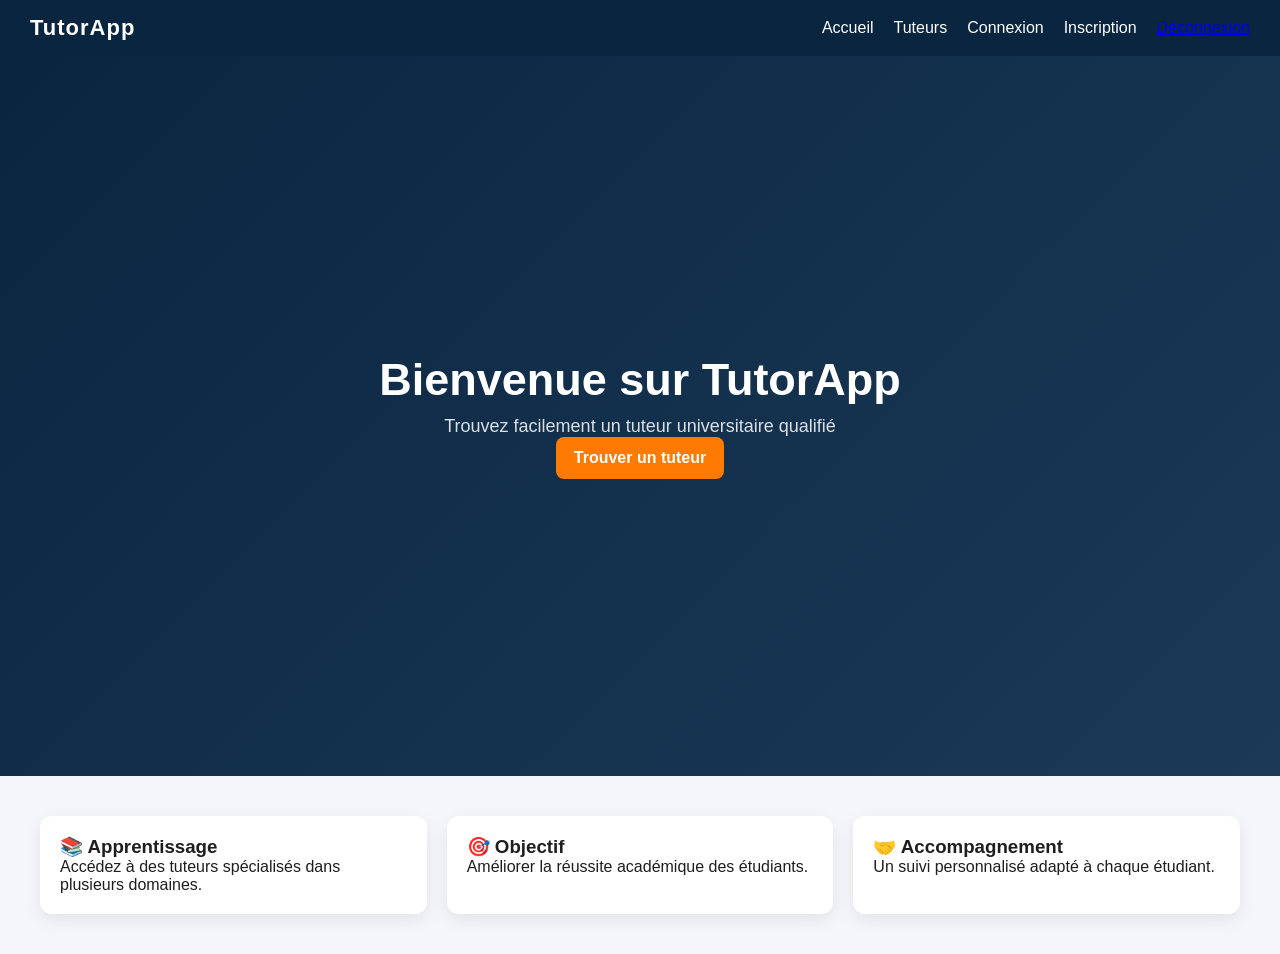
<file: frontend/index.html>
<!DOCTYPE html>
<html lang="fr">
<head>
    <meta charset="UTF-8">
    <title>TutorApp - Accueil</title>
    <link rel="stylesheet" href="assets/css/style.css">
    <script src="assets/js/app.js"></script>
</head>
<body>

<!-- NAVBAR -->
<div class="navbar">
    <div class="logo">TutorApp</div>
    <ul>
        <li><a href="index.html">Accueil</a></li>
        <li><a href="tutors.html">Tuteurs</a></li>
        <li><a href="login.html">Connexion</a></li>
        <li><a href="register.html">Inscription</a></li>
        <a href="#" onclick="logout()">Déconnexion</a>
    </ul>
</div>

<!-- HERO -->
<div class="hero">
    <h1 id="welcome">Bienvenue sur TutorApp</h1>
    <p>Trouvez facilement un tuteur universitaire qualifié</p>
    <a class="btn" href="tutors.html">Trouver un tuteur</a>
</div>

<!-- CONTENU -->
<div class="container">

    <div class="card">
        <h3>📚 Apprentissage</h3>
        <p>Accédez à des tuteurs spécialisés dans plusieurs domaines.</p>
    </div>

    <div class="card">
        <h3>🎯 Objectif</h3>
        <p>Améliorer la réussite académique des étudiants.</p>
    </div>

    <div class="card">
        <h3>🤝 Accompagnement</h3>
        <p>Un suivi personnalisé adapté à chaque étudiant.</p>
    </div>

</div>
<script>
document.addEventListener("DOMContentLoaded", () => {

    const user = JSON.parse(localStorage.getItem("currentUser"));

    const welcome = document.getElementById("welcome");

    if (user && welcome) {
        welcome.innerText = "Bienvenue " + user.nom + " 👋";
    }

});
</script>

</body>
</html>
</file>
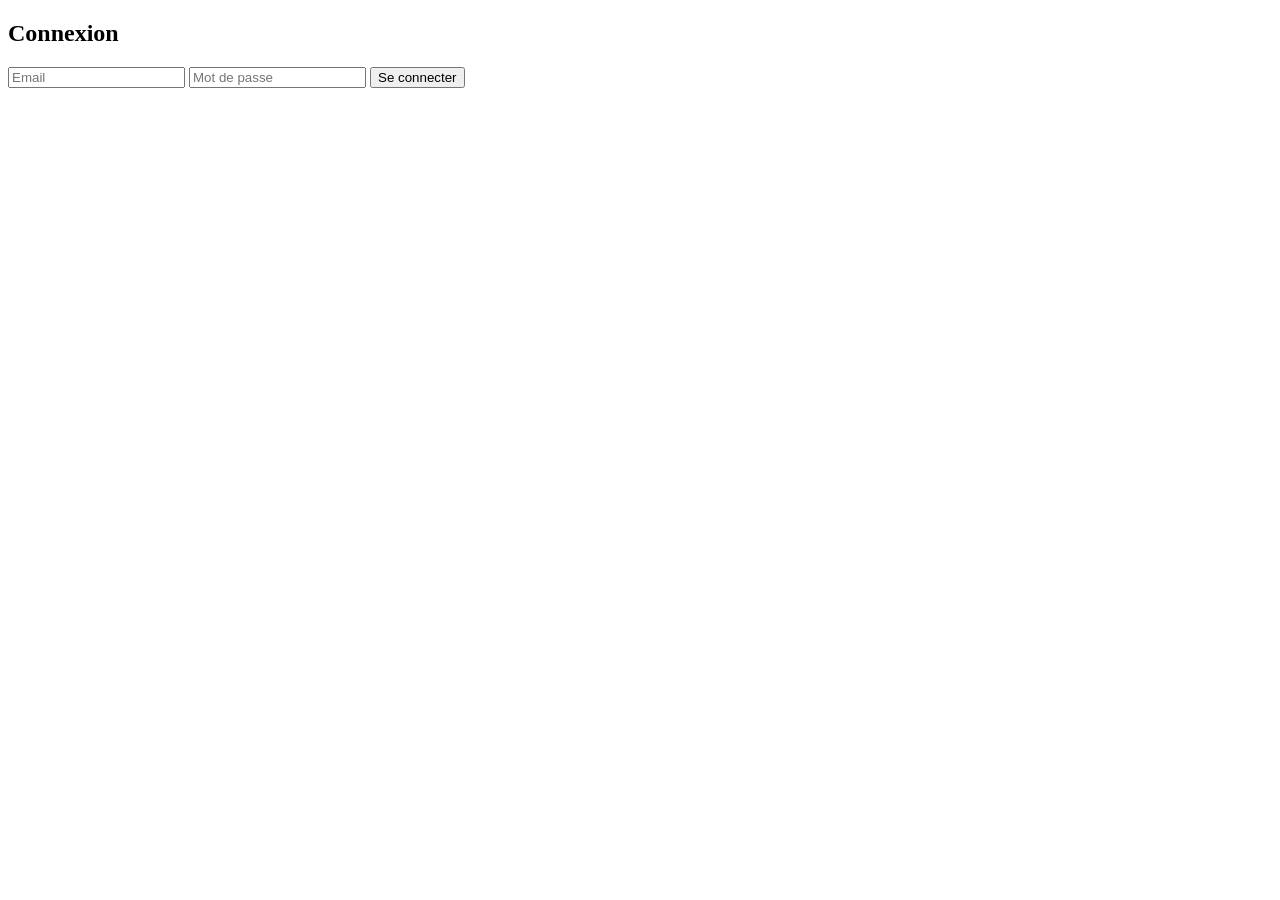
<file: frontend/login.html>
<!DOCTYPE html>
<html lang="fr">
<head>
<meta charset="UTF-8">
<title>Login</title>

<script defer src="assets/js/app.js"></script>
</head>

<body>

<h2>Connexion</h2>

<form id="loginForm">
  <input type="email" id="email" placeholder="Email" required>
  <input type="password" id="password" placeholder="Mot de passe" required>
  <button type="submit">Se connecter</button>
</form>

<p id="message"></p>

</body>
</html>
</file>
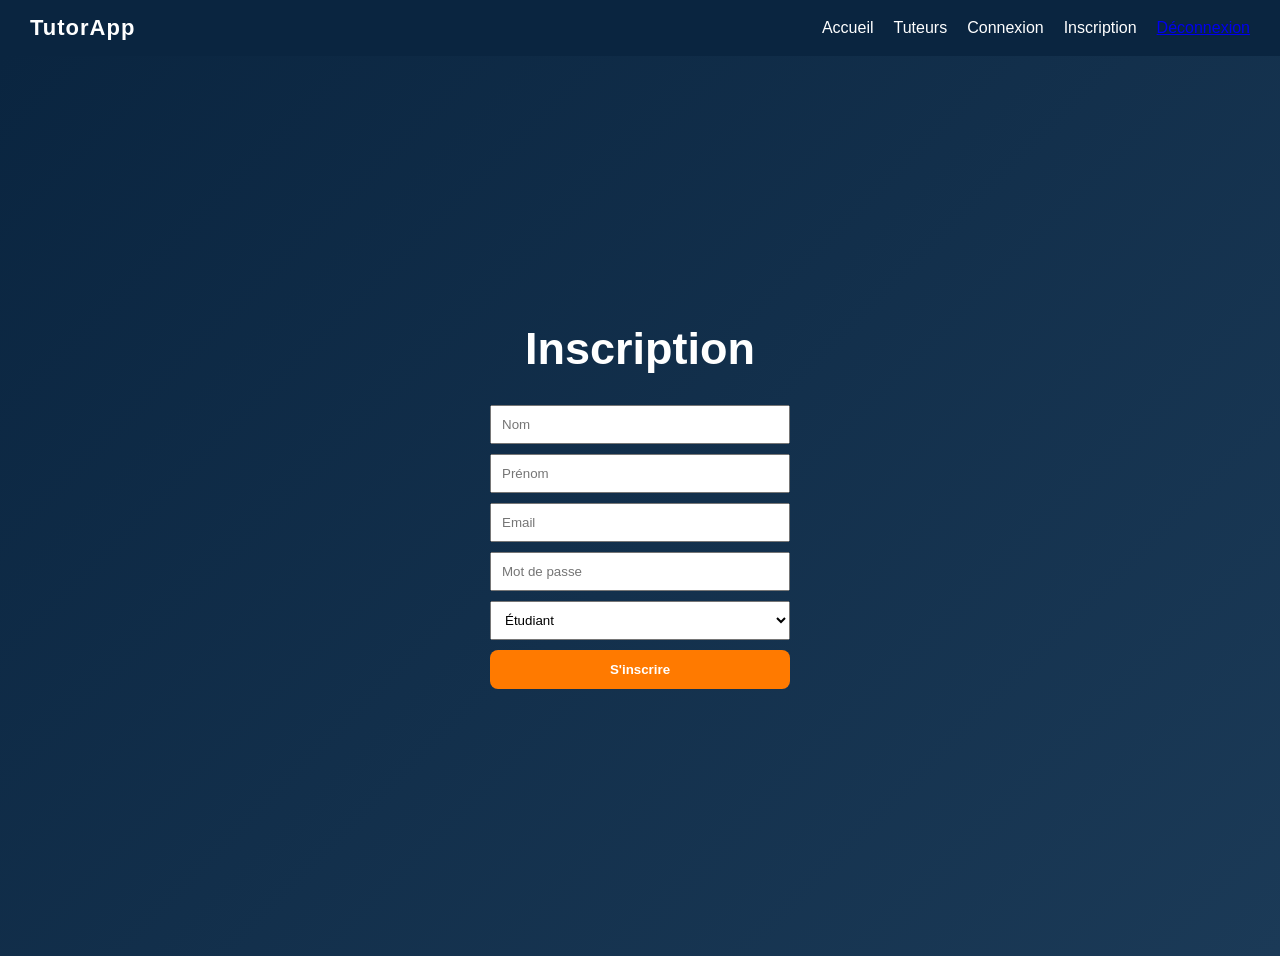
<file: frontend/register.html>
<!DOCTYPE html>
<html lang="fr">
<head>
    <meta charset="UTF-8">
    <title>Inscription - TutorApp</title>
    <link rel="stylesheet" href="assets/css/style.css">
    <script src="assets/js/app.js"></script>
</head>
<body>

<!-- NAVBAR -->
<div class="navbar">
    <div class="logo">TutorApp</div>
    <ul>
        <li><a href="index.html">Accueil</a></li>
        <li><a href="tutors.html">Tuteurs</a></li>
        <li><a href="login.html">Connexion</a></li>
        <li><a href="register.html">Inscription</a></li>
        <a href="#" onclick="logout()">Déconnexion</a>
    </ul>
</div>

<!-- FORM -->
<div class="hero" style="height: 100vh;">

    <h1>Inscription</h1>

    <form onsubmit="register(event)" style="margin-top:20px; width:300px;">

        <input type="text" placeholder="Nom" required
            style="padding:10px; width:100%; margin-bottom:10px;">

        <input type="text" placeholder="Prénom" required
            style="padding:10px; width:100%; margin-bottom:10px;">

        <input type="email" placeholder="Email" required
            style="padding:10px; width:100%; margin-bottom:10px;">

        <input type="password" placeholder="Mot de passe" required
            style="padding:10px; width:100%; margin-bottom:10px;">

        <select style="padding:10px; width:100%; margin-bottom:10px;">
            <option value="ETUDIANT">Étudiant</option>
            <option value="TUTEUR">Tuteur</option>
        </select>

        <button class="btn" type="submit" style="width:100%;">
            S'inscrire
        </button>

    </form>

</div>

<!-- JS -->
<script>
function register(event) {
    event.preventDefault();
    alert("🎉 Inscription réussie !");
    window.location.href = "login.html";
}
</script>

</body>
</html>
</file>
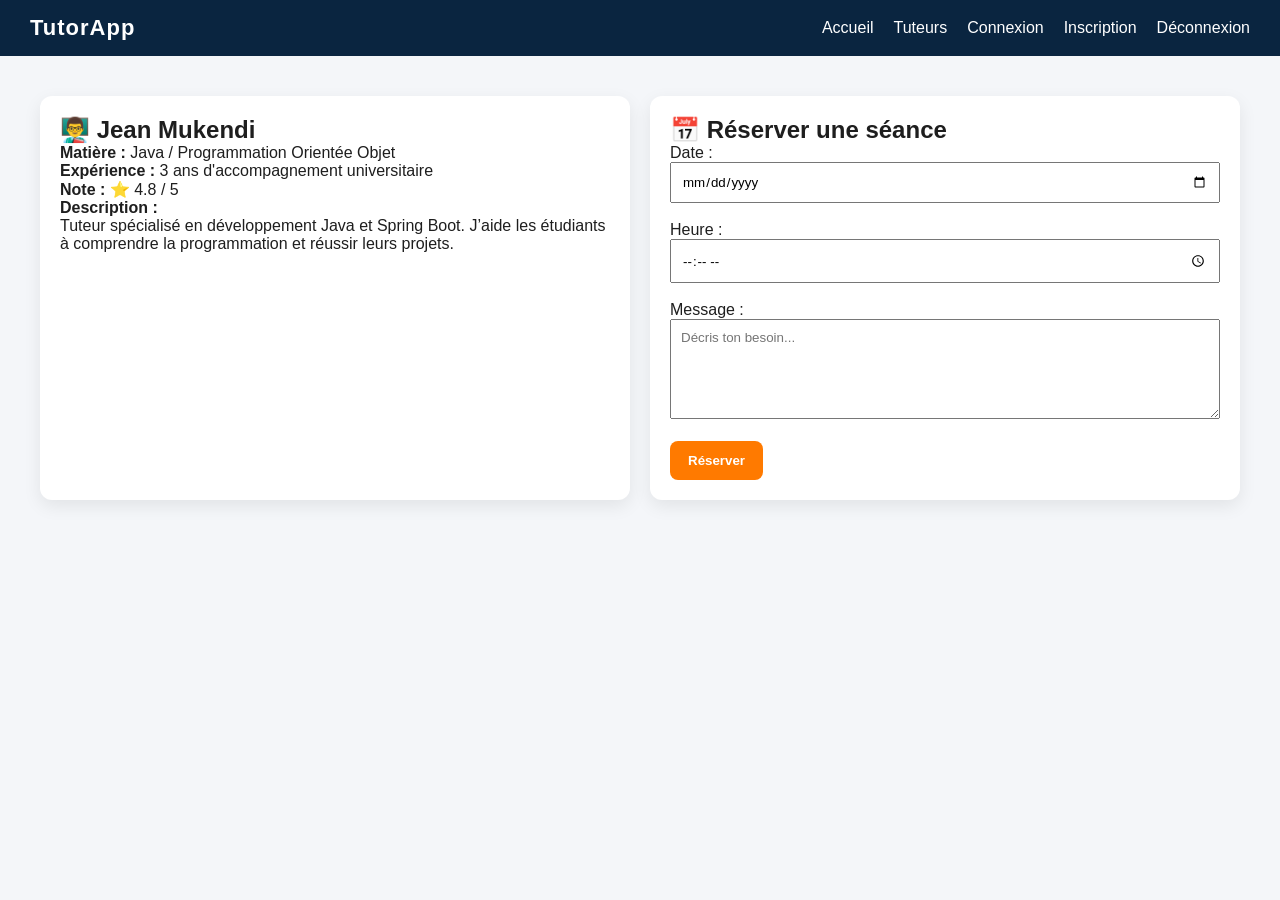
<file: frontend/tutor-profile.html>
<!DOCTYPE html>
<html lang="fr">
<head>
    <meta charset="UTF-8">
    <title>Profil Tuteur - TutorApp</title>
    <link rel="stylesheet" href="assets/css/style.css">

    <!-- IMPORTANT: charger JS -->
    <script src="assets/js/app.js" defer></script>
</head>

<body>

<!-- NAVBAR -->
<div class="navbar">
    <div class="logo">TutorApp</div>

    <ul>
        <li><a href="index.html">Accueil</a></li>
        <li><a href="tutors.html">Tuteurs</a></li>
        <li><a href="login.html">Connexion</a></li>
        <li><a href="register.html">Inscription</a></li>
        <li><a href="#" onclick="logout()">Déconnexion</a></li>
    </ul>
</div>

<!-- PROFIL -->
<div class="container">

    <div class="card">
        <h2>👨‍🏫 Jean Mukendi</h2>
        <p><b>Matière :</b> Java / Programmation Orientée Objet</p>
        <p><b>Expérience :</b> 3 ans d'accompagnement universitaire</p>
        <p><b>Note :</b> ⭐ 4.8 / 5</p>

        <p><b>Description :</b></p>
        <p>
            Tuteur spécialisé en développement Java et Spring Boot.
            J’aide les étudiants à comprendre la programmation et réussir leurs projets.
        </p>
    </div>

    <!-- RESERVATION -->
    <div class="card">

        <h2>📅 Réserver une séance</h2>

        <form onsubmit="handleReservation(event, 'Jean Mukendi', 'Java')">

            <label>Date :</label><br>
            <input type="date" required style="padding:10px; width:100%;"><br><br>

            <label>Heure :</label><br>
            <input type="time" required style="padding:10px; width:100%;"><br><br>

            <label>Message :</label><br>
            <textarea id="message"
                placeholder="Décris ton besoin..."
                style="padding:10px; width:100%; height:100px;"></textarea><br><br>

            <button class="btn" type="submit">
                Réserver
            </button>

        </form>

    </div>

</div>

</body>
</html>
</file>
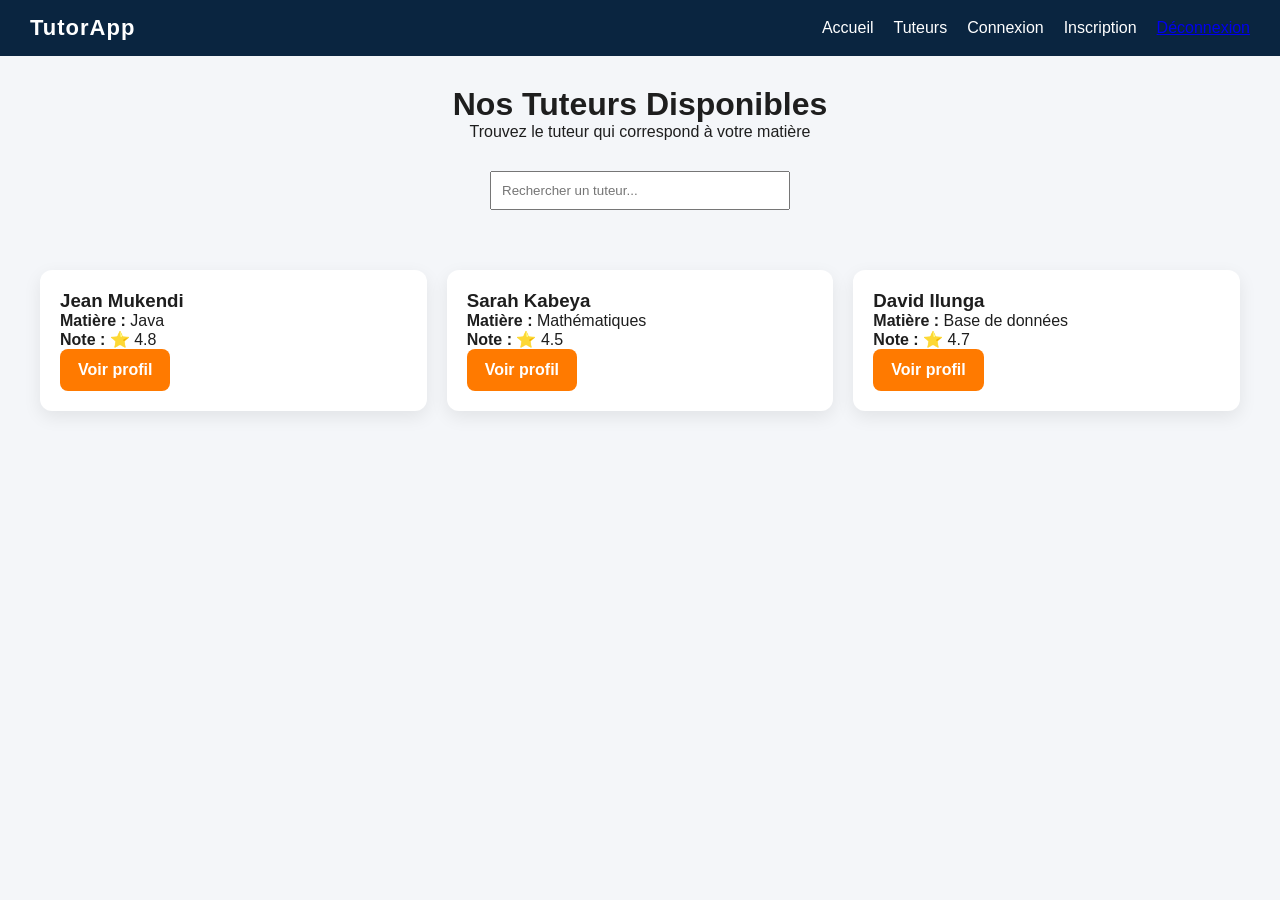
<file: frontend/tutors.html>
<!DOCTYPE html>
<html lang="fr">
<head>
    <meta charset="UTF-8">
    <title>TutorApp - Tuteurs</title>
    <link rel="stylesheet" href="assets/css/style.css">
    <script src="assets/js/app.js"></script>
</head>
<body>

<!-- NAVBAR -->
<div class="navbar">
    <div class="logo">TutorApp</div>
    <ul>
        <li><a href="index.html">Accueil</a></li>
        <li><a href="tutors.html">Tuteurs</a></li>
        <li><a href="login.html">Connexion</a></li>
        <li><a href="register.html">Inscription</a></li>
        <a href="#" onclick="logout()">Déconnexion</a>
    </ul>
</div>

<!-- TITLE -->
<div style="padding:30px; text-align:center;">
    <h1>Nos Tuteurs Disponibles</h1>
    <p>Trouvez le tuteur qui correspond à votre matière</p>
</div>

<!-- SEARCH -->
<div style="text-align:center; margin-bottom:20px;">
    <input type="text" id="search" placeholder="Rechercher un tuteur..."
        style="padding:10px; width:300px;">
</div>

<!-- CARDS -->
<div class="container" id="tutorList">

    <div class="card">
        <h3>Jean Mukendi</h3>
        <p><b>Matière :</b> Java</p>
        <p><b>Note :</b> ⭐ 4.8</p>
        <a class="btn" href="tutor-profile.html">Voir profil</a>
    </div>

    <div class="card">
        <h3>Sarah Kabeya</h3>
        <p><b>Matière :</b> Mathématiques</p>
        <p><b>Note :</b> ⭐ 4.5</p>
        <a class="btn" href="tutor-profile.html">Voir profil</a>
    </div>

    <div class="card">
        <h3>David Ilunga</h3>
        <p><b>Matière :</b> Base de données</p>
        <p><b>Note :</b> ⭐ 4.7</p>
        <a class="btn" href="tutor-profile.html">Voir profil</a>
    </div>

</div>

<!-- JS SEARCH -->
<script>
const search = document.getElementById("search");
const cards = document.querySelectorAll(".card");

search.addEventListener("keyup", function() {
    let value = search.value.toLowerCase();

    cards.forEach(card => {
        let text = card.innerText.toLowerCase();
        card.style.display = text.includes(value) ? "block" : "none";
    });
});
</script>

</body>
</html>
</file>
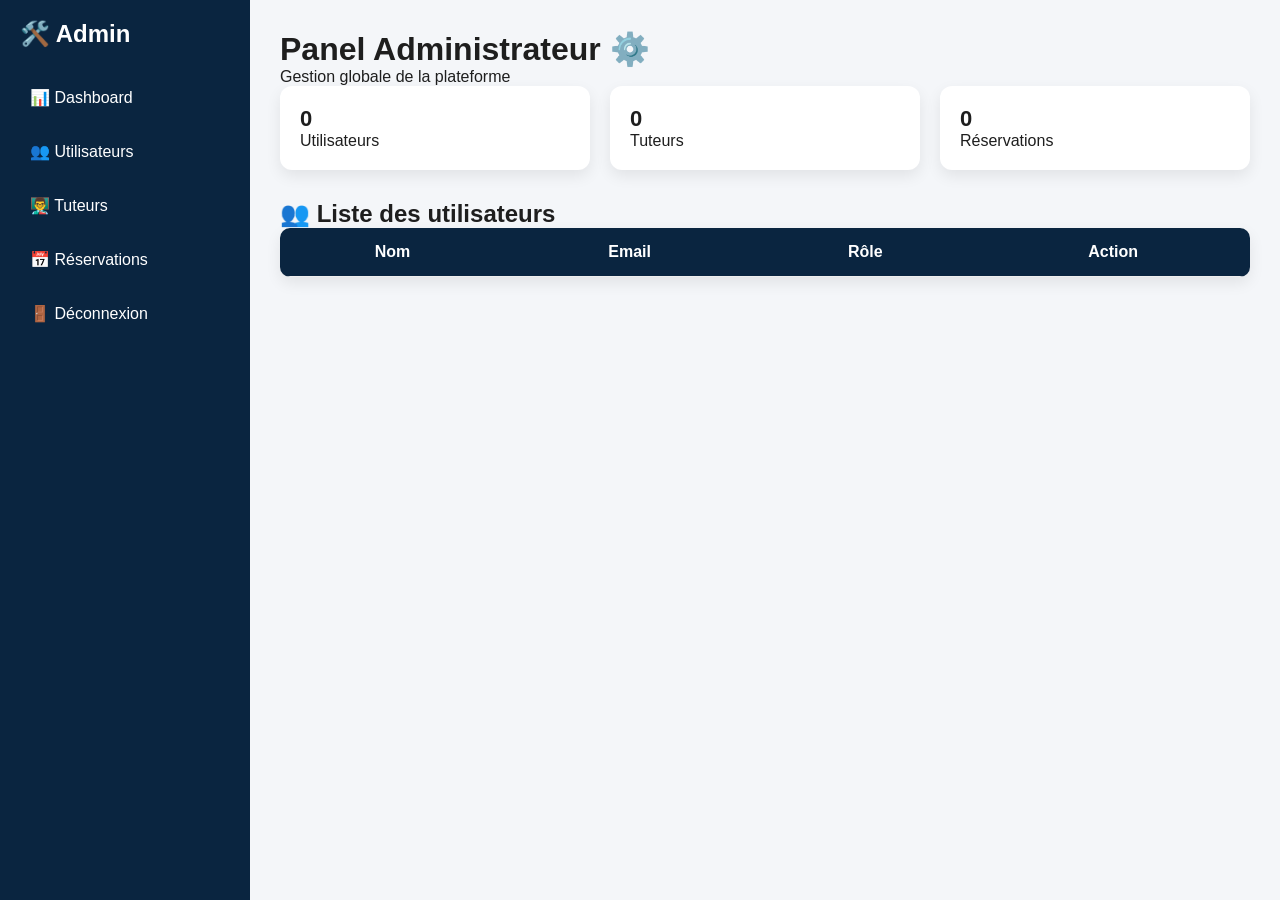
<file: frontend/admin/dashboard.html>
<!DOCTYPE html>
<html lang="fr">
<head>
    <meta charset="UTF-8">
    <title>Dashboard Admin - TutorApp</title>

    <link rel="stylesheet" href="../assets/css/style.css">
    <script src="../assets/js/app.js" defer></script>

    <style>
        .dashboard {
            display: grid;
            grid-template-columns: 250px 1fr;
            min-height: 100vh;
        }

        .sidebar {
            background: #0a2540;
            color: white;
            padding: 20px;
        }

        .sidebar h2 {
            margin-bottom: 30px;
        }

        .sidebar a {
            display: block;
            color: white;
            text-decoration: none;
            margin: 15px 0;
            padding: 10px;
            border-radius: 6px;
            transition: 0.3s;
        }

        .sidebar a:hover {
            background: #ff7a00;
        }

        .content {
            padding: 30px;
            background: #f4f6f9;
        }

        .stats {
            display: grid;
            grid-template-columns: repeat(auto-fit, minmax(200px, 1fr));
            gap: 20px;
            margin-bottom: 30px;
        }

        .stat-card {
            background: white;
            padding: 20px;
            border-radius: 12px;
            box-shadow: 0 6px 15px rgba(0,0,0,0.08);
        }

        .stat-card h3 {
            font-size: 22px;
        }

        table {
            width: 100%;
            border-collapse: collapse;
            background: white;
            border-radius: 10px;
            overflow: hidden;
            box-shadow: 0 6px 15px rgba(0,0,0,0.08);
        }

        th, td {
            padding: 15px;
            border-bottom: 1px solid #eee;
        }

        th {
            background: #0a2540;
            color: white;
        }

        .btn-small {
            padding: 6px 10px;
            border: none;
            border-radius: 5px;
            cursor: pointer;
        }

        .delete {
            background: red;
            color: white;
        }
    </style>
</head>

<body>

<div class="dashboard">

    <!-- SIDEBAR -->
    <div class="sidebar">
        <h2>🛠️ Admin</h2>

        <a href="#">📊 Dashboard</a>
        <a href="#">👥 Utilisateurs</a>
        <a href="#">👨‍🏫 Tuteurs</a>
        <a href="#">📅 Réservations</a>
        <a href="../index.html" onclick="logout()">🚪 Déconnexion</a>
    </div>

    <!-- CONTENT -->
    <div class="content">

        <h1>Panel Administrateur ⚙️</h1>
        <p>Gestion globale de la plateforme</p>

        <!-- STATS -->
        <div class="stats">

            <div class="stat-card">
                <h3 id="totalUsers">0</h3>
                <p>Utilisateurs</p>
            </div>

            <div class="stat-card">
                <h3 id="totalTutors">0</h3>
                <p>Tuteurs</p>
            </div>

            <div class="stat-card">
                <h3 id="totalReservations">0</h3>
                <p>Réservations</p>
            </div>

        </div>

        <!-- USERS TABLE -->
        <h2>👥 Liste des utilisateurs</h2>

        <table id="userTable">
            <tr>
                <th>Nom</th>
                <th>Email</th>
                <th>Rôle</th>
                <th>Action</th>
            </tr>
        </table>

    </div>

</div>

</body>
</html>
</file>
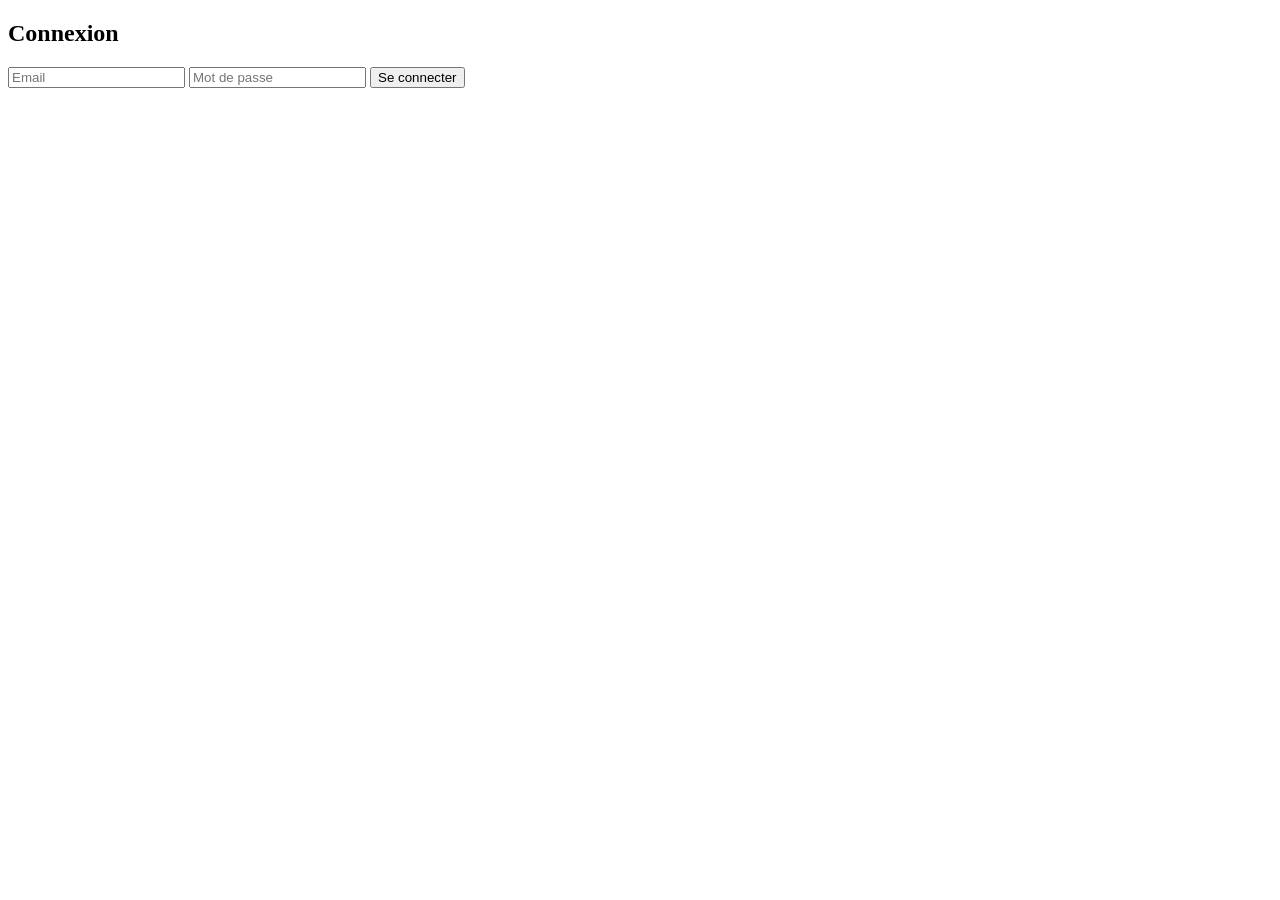
<file: frontend/student/dashboard.html>
<!DOCTYPE html>
<html lang="fr">
<head>
    <meta charset="UTF-8">
    <title>Dashboard</title>
</head>

<body>

<h1>Dashboard Étudiant</h1>

<p id="welcome"></p>

<button onclick="logout()">Déconnexion</button>

<script>
const user = JSON.parse(localStorage.getItem("currentUser"));

if (!user) {
    window.location.href = "../login.html";
} else {
    document.getElementById("welcome").innerText =
        "Bienvenue " + user.nom + " " + user.prenom;
}

function logout() {
    localStorage.removeItem("currentUser");
    window.location.href = "../login.html";
}
</script>

</body>
</html>
</file>
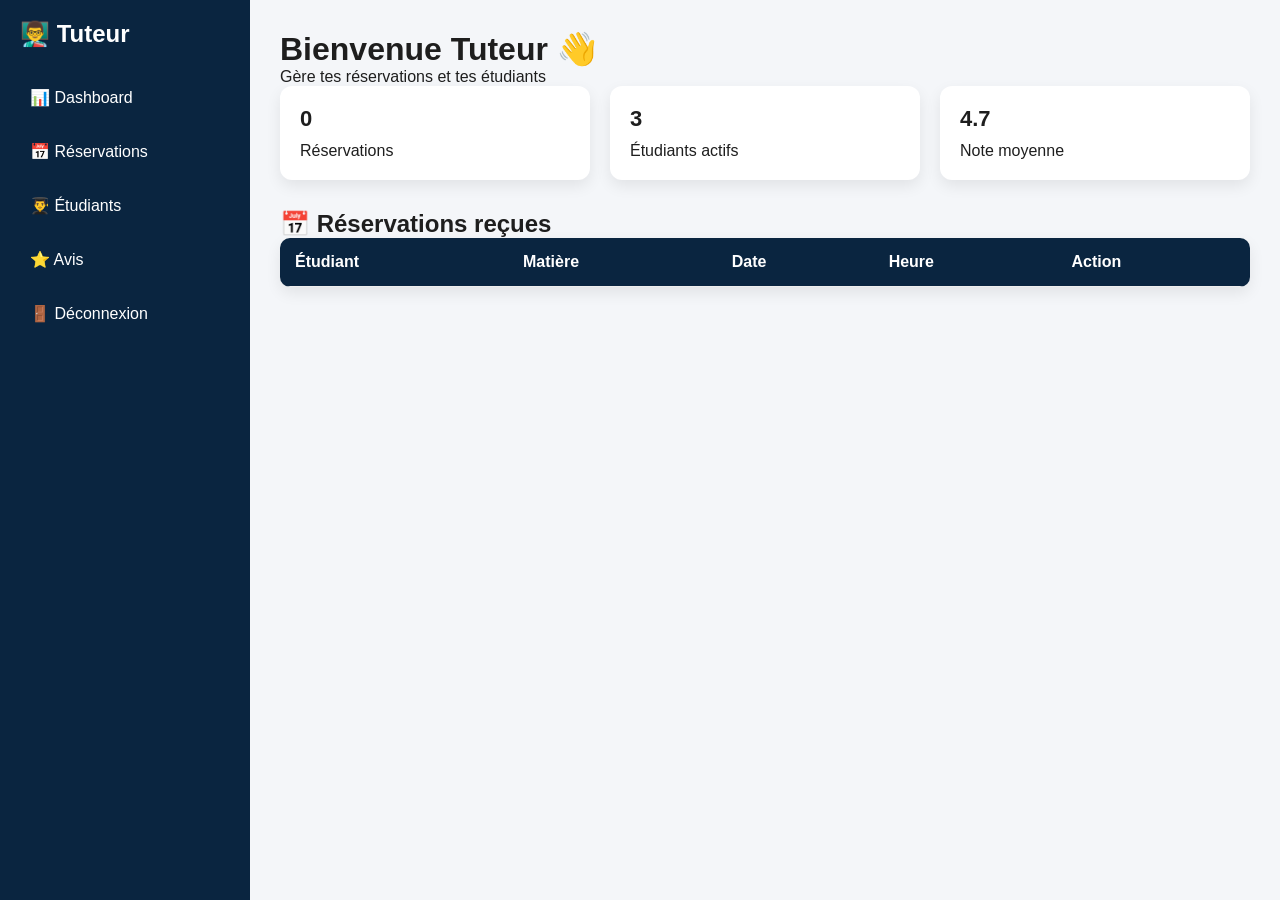
<file: frontend/tutor/dashboard.html>
<!DOCTYPE html>
<html lang="fr">
<head>
    <meta charset="UTF-8">
    <title>Dashboard Tuteur - TutorApp</title>
    <link rel="stylesheet" href="../assets/css/style.css">

    <script src="../assets/js/app.js" defer></script>

    <style>
        /* LAYOUT */
        .dashboard {
            display: grid;
            grid-template-columns: 250px 1fr;
            min-height: 100vh;
        }

        /* SIDEBAR */
        .sidebar {
            background: #0a2540;
            color: white;
            padding: 20px;
        }

        .sidebar h2 {
            margin-bottom: 30px;
        }

        .sidebar a {
            display: block;
            color: white;
            text-decoration: none;
            margin: 15px 0;
            padding: 10px;
            border-radius: 6px;
            transition: 0.3s;
        }

        .sidebar a:hover {
            background: #ff7a00;
        }

        /* CONTENT */
        .content {
            padding: 30px;
            background: #f4f6f9;
        }

        /* STATS */
        .stats {
            display: grid;
            grid-template-columns: repeat(auto-fit, minmax(200px, 1fr));
            gap: 20px;
            margin-bottom: 30px;
        }

        .stat-card {
            background: white;
            padding: 20px;
            border-radius: 12px;
            box-shadow: 0 6px 15px rgba(0,0,0,0.08);
        }

        .stat-card h3 {
            font-size: 22px;
            margin-bottom: 10px;
        }

        /* TABLE */
        table {
            width: 100%;
            border-collapse: collapse;
            background: white;
            border-radius: 10px;
            overflow: hidden;
            box-shadow: 0 6px 15px rgba(0,0,0,0.08);
        }

        table th, table td {
            padding: 15px;
            text-align: left;
            border-bottom: 1px solid #eee;
        }

        table th {
            background: #0a2540;
            color: white;
        }

        .btn-small {
            padding: 6px 10px;
            border: none;
            border-radius: 5px;
            cursor: pointer;
            font-size: 12px;
        }

        .accept {
            background: green;
            color: white;
        }

        .reject {
            background: red;
            color: white;
        }
    </style>
</head>

<body>

<div class="dashboard">

    <!-- SIDEBAR -->
    <div class="sidebar">
        <h2>👨‍🏫 Tuteur</h2>

        <a href="#">📊 Dashboard</a>
        <a href="#">📅 Réservations</a>
        <a href="#">👨‍🎓 Étudiants</a>
        <a href="#">⭐ Avis</a>
        <a href="../index.html" onclick="logout()">🚪 Déconnexion</a>
    </div>

    <!-- CONTENT -->
    <div class="content">

        <h1>Bienvenue Tuteur 👋</h1>
        <p>Gère tes réservations et tes étudiants</p>

        <!-- STATS -->
        <div class="stats">

            <div class="stat-card">
                <h3 id="totalRes">0</h3>
                <p>Réservations</p>
            </div>

            <div class="stat-card">
                <h3>3</h3>
                <p>Étudiants actifs</p>
            </div>

            <div class="stat-card">
                <h3>4.7</h3>
                <p>Note moyenne</p>
            </div>

        </div>

        <!-- TABLE DYNAMIQUE -->
        <h2>📅 Réservations reçues</h2>

        <table id="tutorTable">
            <tr>
                <th>Étudiant</th>
                <th>Matière</th>
                <th>Date</th>
                <th>Heure</th>
                <th>Action</th>
            </tr>
        </table>

    </div>

</div>

</body>
</html>
</file>
<file: frontend/assets/css/style.css>
/* =========================
   RESET & BASE
========================= */
* {
    margin: 0;
    padding: 0;
    box-sizing: border-box;
    font-family: "Segoe UI", Arial, sans-serif;
}

body {
    background: #f4f6f9;
    color: #1e1e1e;
}

/* =========================
   COULEURS PRINCIPALES
========================= */
:root {
    --primary: #0a2540;
    --secondary: #ff7a00;
    --light: #ffffff;
    --gray: #f4f6f9;
}

/* =========================
   BUTTON SYSTEM
========================= */
.btn {
    background: var(--secondary);
    color: white;
    padding: 12px 18px;
    border: none;
    border-radius: 8px;
    cursor: pointer;
    text-decoration: none;
    display: inline-block;
    transition: 0.3s;
    font-weight: 600;
}

.btn:hover {
    background: #e66a00;
    transform: translateY(-2px);
}

/* =========================
   CARDS SYSTEM
========================= */
.card {
    background: var(--light);
    padding: 20px;
    border-radius: 12px;
    box-shadow: 0 6px 18px rgba(0,0,0,0.08);
    transition: 0.3s;
}

.card:hover {
    transform: translateY(-5px);
}

/* =========================
   CONTAINER
========================= */
.container {
    padding: 40px;
    display: grid;
    grid-template-columns: repeat(auto-fit, minmax(260px, 1fr));
    gap: 20px;
}

/* =========================
   NAVBAR GLOBAL
========================= */
.navbar {
    background: var(--primary);
    padding: 15px 30px;
    display: flex;
    justify-content: space-between;
    align-items: center;
    position: sticky;
    top: 0;
    z-index: 1000;
}

.navbar .logo {
    color: white;
    font-size: 22px;
    font-weight: bold;
    letter-spacing: 1px;
}

.navbar ul {
    list-style: none;
    display: flex;
    gap: 20px;
}

.navbar ul li a {
    color: white;
    text-decoration: none;
    font-weight: 500;
    position: relative;
}

.navbar ul li a::after {
    content: "";
    position: absolute;
    left: 0;
    bottom: -5px;
    width: 0%;
    height: 2px;
    background: var(--secondary);
    transition: 0.3s;
}

.navbar ul li a:hover::after {
    width: 100%;
}

/* =========================
   HERO SECTION
========================= */
.hero {
    height: 80vh;
    background: linear-gradient(135deg, var(--primary), #1b3a57);
    color: white;
    display: flex;
    flex-direction: column;
    justify-content: center;
    align-items: center;
    text-align: center;
}

.hero h1 {
    font-size: 45px;
    margin-bottom: 10px;
}

.hero p {
    font-size: 18px;
    opacity: 0.85;
}
</file>
